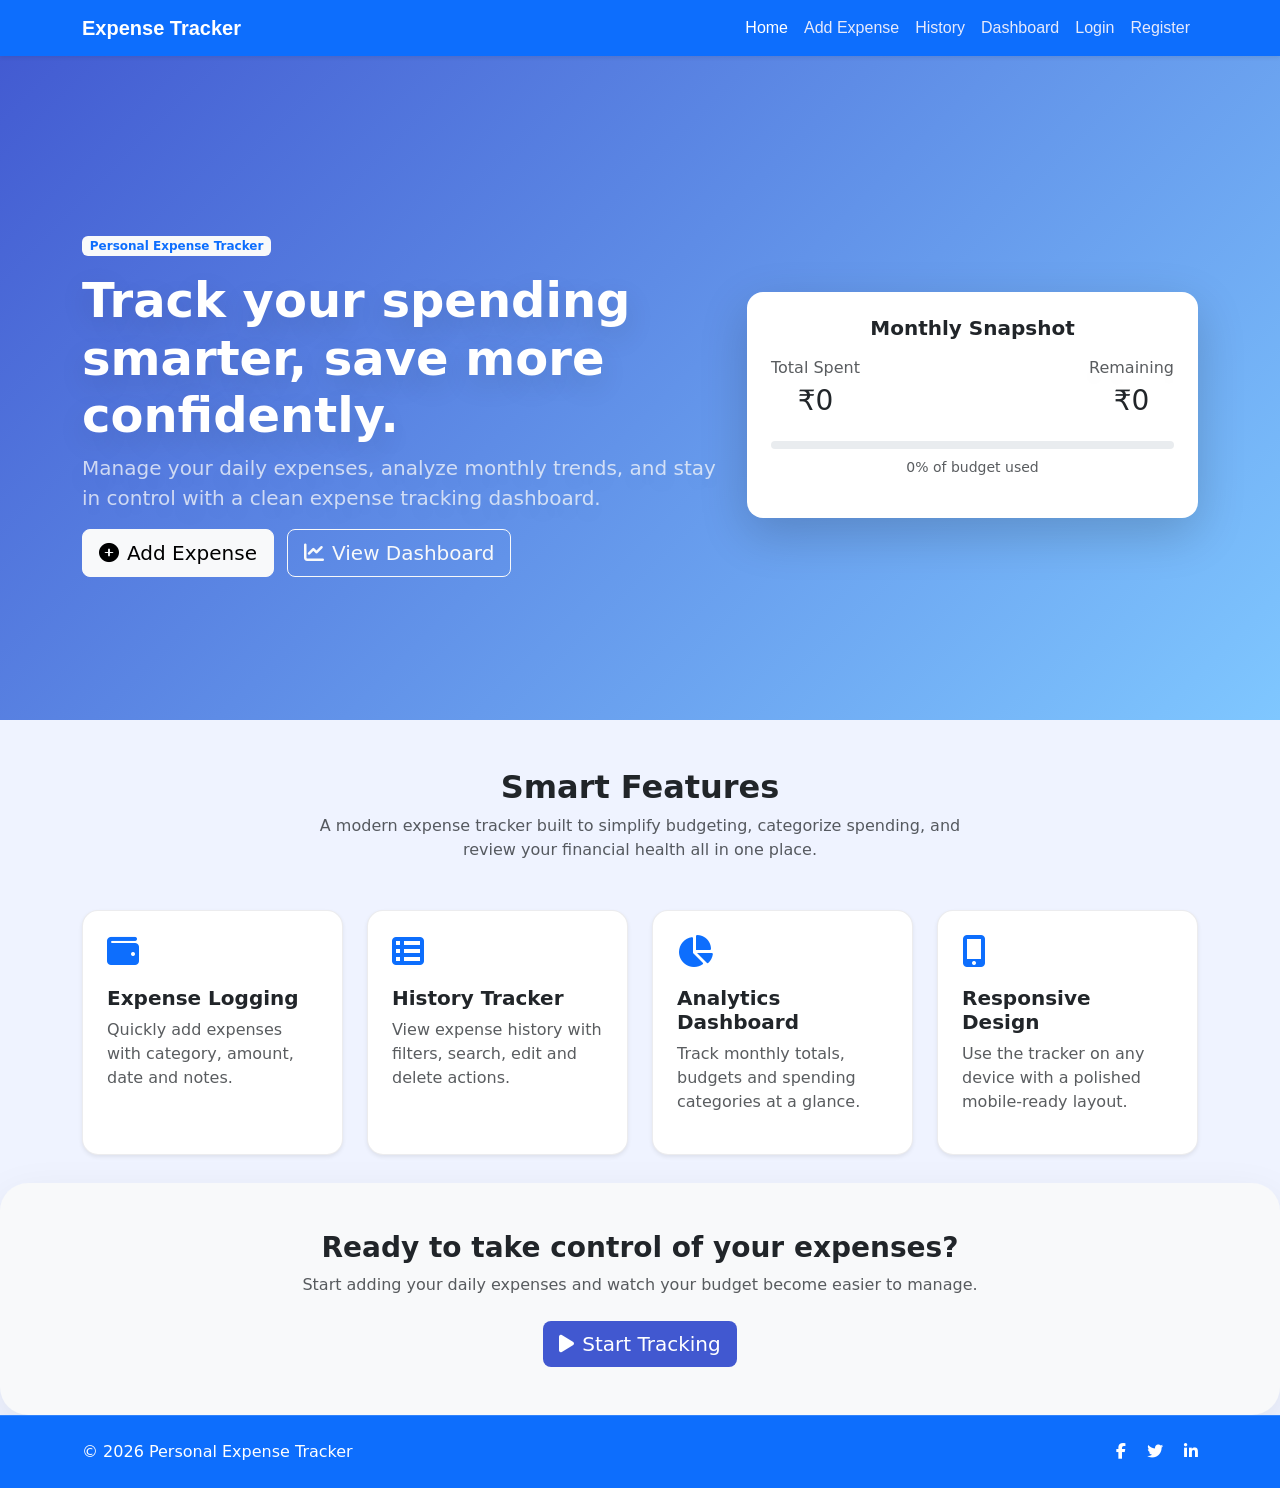
<file: index.html>
<!DOCTYPE html>
<html lang="en">
<head>
    <meta charset="UTF-8">
    <meta name="viewport" content="width=device-width, initial-scale=1.0">
    <title>Personal Expense Tracker</title>
    <link href="https://cdnjs.cloudflare.com/ajax/libs/bootstrap/5.3.2/css/bootstrap.min.css" rel="stylesheet">
    <link href="https://cdnjs.cloudflare.com/ajax/libs/font-awesome/6.5.4/css/all.min.css" rel="stylesheet">
    <link rel="stylesheet" href="css/style.css">
</head>
<body>
    <!-- Navbar -->
    <nav class="navbar navbar-expand-lg navbar-dark bg-primary shadow-sm fixed-top">
        <div class="container">
            <a class="navbar-brand fw-bold" href="index.html">Expense Tracker</a>
            <button class="navbar-toggler" type="button" data-bs-toggle="collapse" data-bs-target="#navbarNav">
                <span class="navbar-toggler-icon"></span>
            </button>
            <div class="collapse navbar-collapse" id="navbarNav">
                <ul class="navbar-nav ms-auto">
                    <li class="nav-item"><a class="nav-link active" href="index.html">Home</a></li>
                    <li class="nav-item"><a class="nav-link" href="add-expense.html">Add Expense</a></li>
                    <li class="nav-item"><a class="nav-link" href="history.html">History</a></li>
                    <li class="nav-item"><a class="nav-link" href="dashboard.html">Dashboard</a></li>
                    <li class="nav-item nav-auth-public"><a class="nav-link" href="login.html">Login</a></li>
                    <li class="nav-item nav-auth-public"><a class="nav-link" href="register.html">Register</a></li>
                    <li class="nav-item nav-auth-private d-none"><a class="nav-link" href="#" onclick="logoutUser()">Logout</a></li>
                </ul>
            </div>
        </div>
    </nav>

    <!-- Hero Section -->
    <header class="hero-section d-flex align-items-center text-white">
        <div class="container py-5">
            <div class="row align-items-center">
                <div class="col-lg-7">
                    <span class="badge bg-light text-primary mb-3">Personal Expense Tracker</span>
                    <h1 class="display-5 fw-bold">Track your spending smarter, save more confidently.</h1>
                    <p class="lead text-light opacity-75">Manage your daily expenses, analyze monthly trends, and stay in control with a clean expense tracking dashboard.</p>
                    <a href="add-expense.html" class="btn btn-light btn-lg me-2"><i class="fa-solid fa-plus-circle me-2"></i>Add Expense</a>
                    <a href="dashboard.html" class="btn btn-outline-light btn-lg"><i class="fa-solid fa-chart-line me-2"></i>View Dashboard</a>
                </div>
                <div class="col-lg-5 text-center mt-4 mt-lg-0">
                    <div class="hero-card p-4 rounded-4 shadow-lg bg-white text-dark">
                        <h5 class="fw-bold">Monthly Snapshot</h5>
                        <div class="d-flex justify-content-between mt-3">
                            <div>
                                <p class="text-muted mb-1">Total Spent</p>
                                <h3 id="homeMonthlySpent">₹0</h3>
                            </div>
                            <div>
                                <p class="text-muted mb-1">Remaining</p>
                                <h3 id="homeRemaining">₹0</h3>
                            </div>
                        </div>
                        <div class="progress mt-3" style="height: 8px;">
                            <div class="progress-bar bg-primary" id="homeProgressBar" style="width: 0%;"></div>
                        </div>
                        <p class="small text-muted mt-2" id="homeProgressText">0% of budget used</p>
                    </div>
                </div>
            </div>
        </div>
    </header>

    <!-- Features Section -->
    <section class="features-section py-5">
        <div class="container">
            <div class="text-center mb-5">
                <h2 class="fw-bold">Smart Features</h2>
                <p class="text-muted mx-auto" style="max-width: 680px;">A modern expense tracker built to simplify budgeting, categorize spending, and review your financial health all in one place.</p>
            </div>
            <div class="row g-4">
                <div class="col-md-6 col-lg-3">
                    <div class="feature-card p-4 rounded-4 shadow-sm h-100 bg-white">
                        <div class="icon-wrap mb-3 text-primary"><i class="fa-solid fa-wallet fa-2x"></i></div>
                        <h5 class="fw-bold">Expense Logging</h5>
                        <p class="text-muted">Quickly add expenses with category, amount, date and notes.</p>
                    </div>
                </div>
                <div class="col-md-6 col-lg-3">
                    <div class="feature-card p-4 rounded-4 shadow-sm h-100 bg-white">
                        <div class="icon-wrap mb-3 text-primary"><i class="fa-solid fa-table-list fa-2x"></i></div>
                        <h5 class="fw-bold">History Tracker</h5>
                        <p class="text-muted">View expense history with filters, search, edit and delete actions.</p>
                    </div>
                </div>
                <div class="col-md-6 col-lg-3">
                    <div class="feature-card p-4 rounded-4 shadow-sm h-100 bg-white">
                        <div class="icon-wrap mb-3 text-primary"><i class="fa-solid fa-chart-pie fa-2x"></i></div>
                        <h5 class="fw-bold">Analytics Dashboard</h5>
                        <p class="text-muted">Track monthly totals, budgets and spending categories at a glance.</p>
                    </div>
                </div>
                <div class="col-md-6 col-lg-3">
                    <div class="feature-card p-4 rounded-4 shadow-sm h-100 bg-white">
                        <div class="icon-wrap mb-3 text-primary"><i class="fa-solid fa-mobile-screen-button fa-2x"></i></div>
                        <h5 class="fw-bold">Responsive Design</h5>
                        <p class="text-muted">Use the tracker on any device with a polished mobile-ready layout.</p>
                    </div>
                </div>
            </div>
        </div>
    </section>

    <!-- Call to Action -->
    <section class="cta-section py-5 bg-light">
        <div class="container text-center">
            <h3 class="fw-bold">Ready to take control of your expenses?</h3>
            <p class="text-muted mb-4">Start adding your daily expenses and watch your budget become easier to manage.</p>
            <a href="add-expense.html" class="btn btn-primary btn-lg"><i class="fa-solid fa-play me-2"></i>Start Tracking</a>
        </div>
    </section>

    <!-- Footer -->
    <footer class="footer py-4 bg-primary text-white">
        <div class="container d-flex flex-column flex-md-row justify-content-between align-items-center">
            <p class="mb-2 mb-md-0">© 2026 Personal Expense Tracker</p>
            <div>
                <a href="#" class="text-white me-3"><i class="fa-brands fa-facebook-f"></i></a>
                <a href="#" class="text-white me-3"><i class="fa-brands fa-twitter"></i></a>
                <a href="#" class="text-white"><i class="fa-brands fa-linkedin-in"></i></a>
            </div>
        </div>
    </footer>

    <script src="https://cdnjs.cloudflare.com/ajax/libs/bootstrap/5.3.2/js/bootstrap.bundle.min.js"></script>
    <script src="js/auth.js"></script>
    <script src="js/script.js"></script>
</body>
</html>
</file>
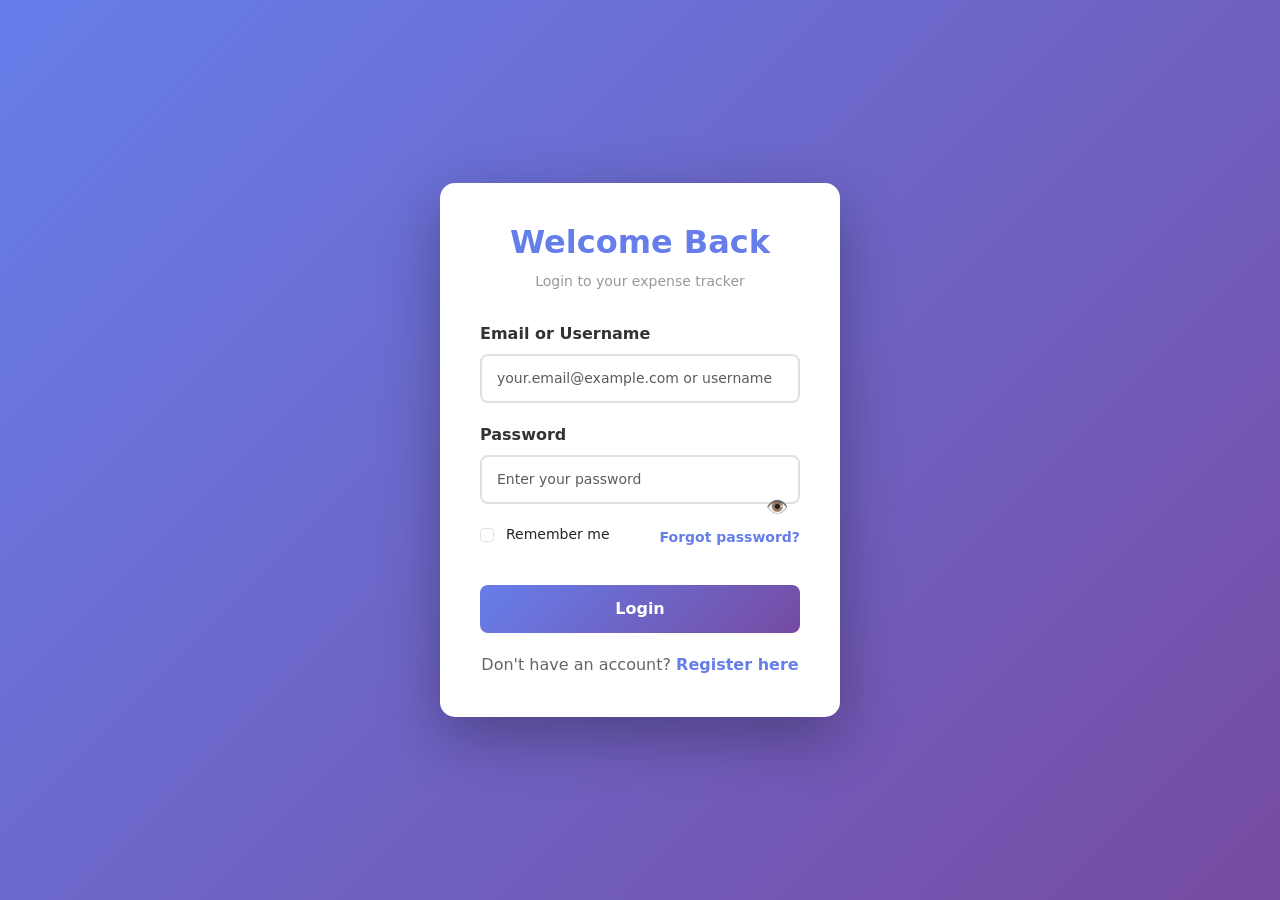
<file: add-expense.html>
<!DOCTYPE html>
<html lang="en">
<head>
    <meta charset="UTF-8">
    <meta name="viewport" content="width=device-width, initial-scale=1.0">
    <title>Add Expense - Personal Expense Tracker</title>
    <link href="https://cdnjs.cloudflare.com/ajax/libs/bootstrap/5.3.2/css/bootstrap.min.css" rel="stylesheet">
    <link href="https://cdnjs.cloudflare.com/ajax/libs/font-awesome/6.5.4/css/all.min.css" rel="stylesheet">
    <link rel="stylesheet" href="css/style.css">
</head>
<body>
    <nav class="navbar navbar-expand-lg navbar-dark bg-primary shadow-sm fixed-top">
        <div class="container">
            <a class="navbar-brand fw-bold" href="index.html">Expense Tracker</a>
            <button class="navbar-toggler" type="button" data-bs-toggle="collapse" data-bs-target="#navbarNav">
                <span class="navbar-toggler-icon"></span>
            </button>
            <div class="collapse navbar-collapse" id="navbarNav">
                <ul class="navbar-nav ms-auto">
                    <li class="nav-item"><a class="nav-link" href="index.html">Home</a></li>
                    <li class="nav-item"><a class="nav-link active" href="add-expense.html">Add Expense</a></li>
                    <li class="nav-item"><a class="nav-link" href="history.html">History</a></li>
                    <li class="nav-item"><a class="nav-link" href="dashboard.html">Dashboard</a></li>
                    <li class="nav-item nav-auth-public"><a class="nav-link" href="login.html">Login</a></li>
                    <li class="nav-item nav-auth-public"><a class="nav-link" href="register.html">Register</a></li>
                    <li class="nav-item nav-auth-private d-none"><a class="nav-link" href="#" onclick="logoutUser()">Logout</a></li>
                </ul>
            </div>
        </div>
    </nav>

    <main class="pt-5 mt-5">
        <section class="section py-5">
            <div class="container">
                <div class="row gx-4 gy-4 align-items-center">
                    <div class="col-lg-6">
                        <div class="p-4 rounded-4 shadow-sm bg-white">
                            <h2 class="fw-bold">Add a new expense</h2>
                            <p class="text-muted">Enter expense details to keep your spending organized and up to date.</p>
                            <form id="expenseForm" class="mt-4 needs-validation" novalidate>
                                <div class="mb-3">
                                    <label for="expenseTitle" class="form-label">Expense Title</label>
                                    <input type="text" class="form-control custom-input" id="expenseTitle" placeholder="e.g. Grocery shopping" required>
                                    <div class="invalid-feedback">Please enter a title for the expense.</div>
                                </div>
                                <div class="mb-3">
                                    <label for="expenseAmount" class="form-label">Amount</label>
                                    <input type="number" min="0" step="0.01" class="form-control custom-input" id="expenseAmount" placeholder="₹0.00" required>
                                    <div class="invalid-feedback">Please enter a valid amount.</div>
                                </div>
                                <div class="mb-3">
                                    <label for="expenseCategory" class="form-label">Category</label>
                                    <select class="form-select custom-input" id="expenseCategory" required>
                                        <option value="">Choose category</option>
                                        <option>Food</option>
                                        <option>Travel</option>
                                        <option>Bills</option>
                                        <option>Shopping</option>
                                        <option>Health</option>
                                        <option>Other</option>
                                    </select>
                                    <div class="invalid-feedback">Please select a category.</div>
                                </div>
                                <div class="mb-3">
                                    <label for="expenseDate" class="form-label">Date</label>
                                    <input type="date" class="form-control custom-input" id="expenseDate" required>
                                    <div class="invalid-feedback">Please choose a date for the expense.</div>
                                </div>
                                <div class="mb-4">
                                    <label for="expenseNotes" class="form-label">Notes</label>
                                    <textarea class="form-control custom-input" id="expenseNotes" rows="4" placeholder="Add extra details..."></textarea>
                                </div>
                                <button type="submit" class="btn btn-primary btn-lg w-100"><i class="fa-solid fa-paper-plane me-2"></i>Submit Expense</button>
                            </form>
                        </div>
                    </div>
                    <div class="col-lg-6">
                        <div class="p-4 rounded-4 shadow-sm bg-white h-100">
                            <h2 class="fw-bold">Quick Expense Summary</h2>
                            <p class="text-muted">Use this form to log your spending immediately and keep your budget tracking accurate.</p>
                            <div class="row g-3 mt-3">
                                <div class="col-6">
                                    <div class="p-3 rounded-4 bg-light">
                                        <p class="text-uppercase small text-muted mb-1">Recent Category</p>
                                        <h4 class="mb-0">Food</h4>
                                    </div>
                                </div>
                                <div class="col-6">
                                    <div class="p-3 rounded-4 bg-light">
                                        <p class="text-uppercase small text-muted mb-1">Fast Entry</p>
                                        <h4 class="mb-0">Choose & save</h4>
                                    </div>
                                </div>
                                <div class="col-6">
                                    <div class="p-3 rounded-4 bg-light">
                                        <p class="text-uppercase small text-muted mb-1">Stay Organized</p>
                                        <h4 class="mb-0">All expenses in one place</h4>
                                    </div>
                                </div>
                                <div class="col-6">
                                    <div class="p-3 rounded-4 bg-light">
                                        <p class="text-uppercase small text-muted mb-1">Responsive</p>
                                        <h4 class="mb-0">Mobile friendly</h4>
                                    </div>
                                </div>
                            </div>
                            <div class="mt-4 p-3 rounded-4 bg-primary text-white">
                                <h5 class="fw-bold">Need help?</h5>
                                <p class="mb-0">Fill in all fields and submit. The tracker will ready your expense history automatically.</p>
                            </div>
                        </div>
                    </div>
                </div>
            </div>
        </section>
    </main>

    <footer class="footer py-4 bg-primary text-white mt-4">
        <div class="container d-flex flex-column flex-md-row justify-content-between align-items-center">
            <p class="mb-2 mb-md-0">© 2026 Personal Expense Tracker</p>
            <div>
                <a href="#" class="text-white me-3"><i class="fa-brands fa-facebook-f"></i></a>
                <a href="#" class="text-white me-3"><i class="fa-brands fa-twitter"></i></a>
                <a href="#" class="text-white"><i class="fa-brands fa-linkedin-in"></i></a>
            </div>
        </div>
    </footer>

    <script src="https://cdnjs.cloudflare.com/ajax/libs/bootstrap/5.3.2/js/bootstrap.bundle.min.js"></script>
    <script src="js/auth.js"></script>
    <script src="js/script.js"></script>
</body>
</html>
</file>
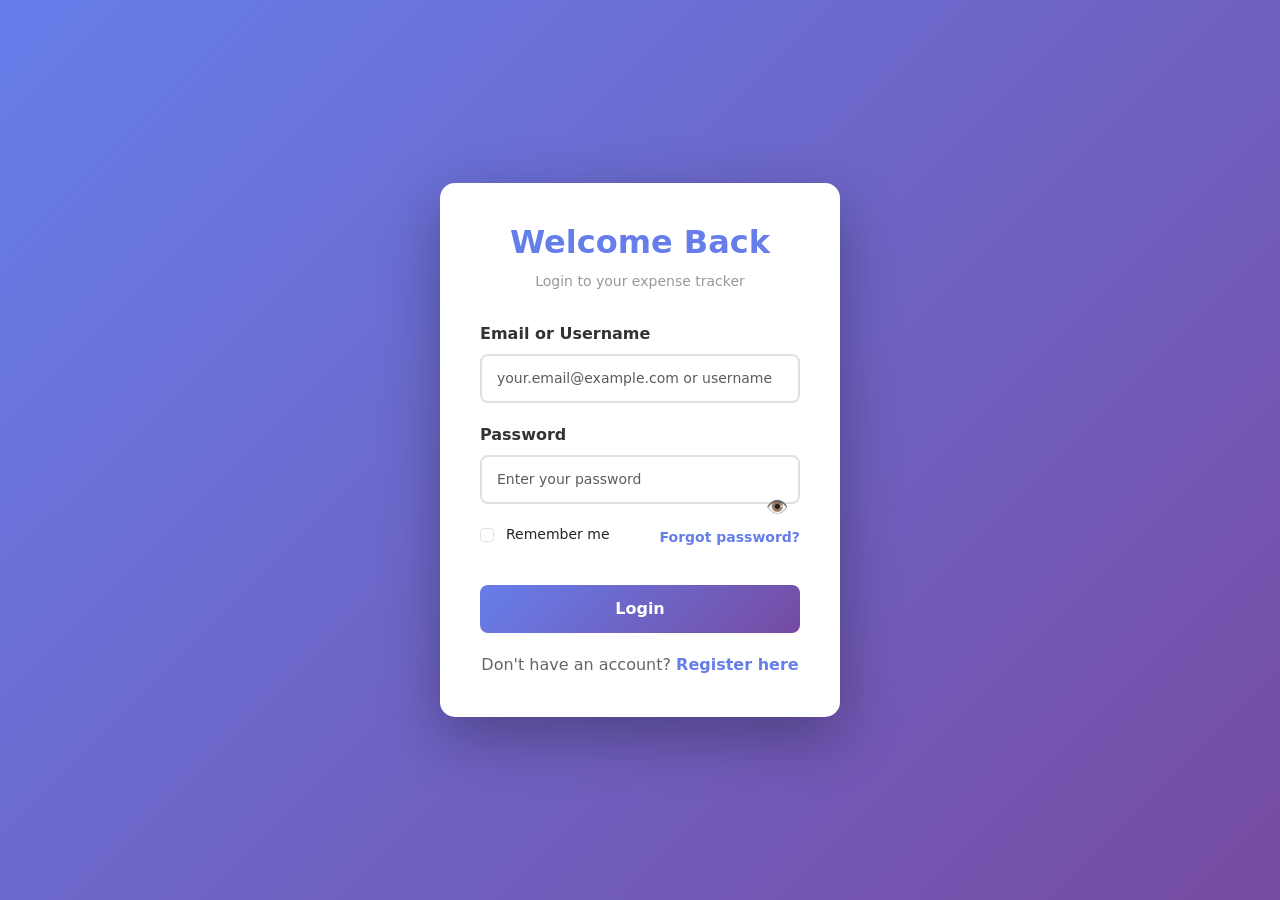
<file: dashboard.html>
<!DOCTYPE html>
<html lang="en">
<head>
    <meta charset="UTF-8">
    <meta name="viewport" content="width=device-width, initial-scale=1.0">
    <title>Dashboard - Personal Expense Tracker</title>
    <link href="https://cdnjs.cloudflare.com/ajax/libs/bootstrap/5.3.2/css/bootstrap.min.css" rel="stylesheet">
    <link href="https://cdnjs.cloudflare.com/ajax/libs/font-awesome/6.5.4/css/all.min.css" rel="stylesheet">
    <link rel="stylesheet" href="css/style.css">
</head>
<body>
    <div class="d-lg-flex min-vh-100 bg-light">
        <aside class="dashboard-sidebar bg-white p-4 shadow-sm d-none d-lg-block" style="width: 280px;">
            <div class="mb-5 text-center">
                <h4 class="fw-bold">Expense Dashboard</h4>
                <p class="text-muted mb-0">Analytics & budget overview</p>
            </div>
            <nav class="nav flex-column gap-3">
                <a class="nav-link text-dark fw-semibold" href="index.html"><i class="fa-solid fa-house me-2"></i>Home</a>
                <a class="nav-link text-dark fw-semibold" href="add-expense.html"><i class="fa-solid fa-plus me-2"></i>Add Expense</a>
                <a class="nav-link text-dark fw-semibold" href="history.html"><i class="fa-solid fa-clock-rotate-left me-2"></i>History</a>
                <a class="nav-link text-dark fw-semibold active" href="dashboard.html"><i class="fa-solid fa-chart-pie me-2"></i>Dashboard</a>
                <a class="nav-link nav-auth-public text-dark fw-semibold d-none" href="login.html"><i class="fa-solid fa-right-to-bracket me-2"></i>Login</a>
                <a class="nav-link nav-auth-public text-dark fw-semibold d-none" href="register.html"><i class="fa-solid fa-user-plus me-2"></i>Register</a>
                <a class="nav-link nav-auth-private text-dark fw-semibold d-none" href="#" onclick="logoutUser()"><i class="fa-solid fa-right-from-bracket me-2"></i>Logout</a>
            </nav>
        </aside>

        <main class="flex-grow-1">
            <nav class="navbar navbar-expand-lg navbar-dark bg-primary shadow-sm d-lg-none">
                <div class="container-fluid">
                    <a class="navbar-brand fw-bold" href="dashboard.html">Dashboard</a>
                    <button class="navbar-toggler" type="button" data-bs-toggle="collapse" data-bs-target="#mobileNav">
                        <span class="navbar-toggler-icon"></span>
                    </button>
                    <div class="collapse navbar-collapse" id="mobileNav">
                        <ul class="navbar-nav ms-auto">
                            <li class="nav-item"><a class="nav-link" href="index.html">Home</a></li>
                            <li class="nav-item"><a class="nav-link" href="add-expense.html">Add Expense</a></li>
                            <li class="nav-item"><a class="nav-link" href="history.html">History</a></li>
                            <li class="nav-item"><a class="nav-link active" href="dashboard.html">Dashboard</a></li>
                            <li class="nav-item nav-auth-public"><a class="nav-link" href="login.html">Login</a></li>
                            <li class="nav-item nav-auth-public"><a class="nav-link" href="register.html">Register</a></li>
                            <li class="nav-item nav-auth-private d-none"><a class="nav-link" href="#" onclick="logoutUser()">Logout</a></li>
                        </ul>
                    </div>
                </div>
            </nav>

            <section class="section py-5">
                <div class="container-fluid px-4">
                    <div class="d-flex flex-column flex-md-row justify-content-between align-items-start gap-3 mb-4">
                        <div>
                            <h2 class="fw-bold">Dashboard Analytics</h2>
                            <p class="text-muted">Monitor total spend, monthly performance, budget usage, and category trends.</p>
                        </div>
                        <div class="btn-group">
                            <button class="btn btn-outline-primary">This Month</button>
                            <button class="btn btn-outline-primary">Last 30 Days</button>
                        </div>
                    </div>

                    <div class="row g-4">
                        <div class="col-sm-6 col-xl-3">
                            <div class="dashboard-card p-4 shadow-sm h-100 bg-white">
                                <div class="d-flex align-items-center justify-content-between mb-3">
                                    <div>
                                        <h6 class="text-uppercase text-muted mb-2">Total Expenses</h6>
                                        <h3 class="fw-bold" id="totalExpensesValue">₹0</h3>
                                    </div>
                                    <span class="badge bg-primary rounded-pill p-2"><i class="fa-solid fa-wallet"></i></span>
                                </div>
                                <p class="text-muted mb-0">Total spending tracked so far.</p>
                            </div>
                        </div>
                        <div class="col-sm-6 col-xl-3">
                            <div class="dashboard-card p-4 shadow-sm h-100 bg-white">
                                <div class="d-flex align-items-center justify-content-between mb-3">
                                    <div>
                                        <h6 class="text-uppercase text-muted mb-2">Monthly Expense</h6>
                                        <h3 class="fw-bold" id="monthlyExpenseValue">₹0</h3>
                                    </div>
                                    <span class="badge bg-success rounded-pill p-2"><i class="fa-solid fa-calendar-days"></i></span>
                                </div>
                                <p class="text-muted mb-0">This month’s expense total.</p>
                            </div>
                        </div>
                        <div class="col-sm-6 col-xl-3">
                            <div class="dashboard-card p-4 shadow-sm h-100 bg-white">
                                <div class="d-flex align-items-center justify-content-between mb-3">
                                    <div>
                                        <h6 class="text-uppercase text-muted mb-2">Monthly Budget</h6>
                                        <h3 class="fw-bold" id="budgetValueDisplay">₹0</h3>
                                    </div>
                                    <span class="badge bg-dark rounded-pill p-2"><i class="fa-solid fa-sack-dollar"></i></span>
                                </div>
                                <div class="input-group mt-3">
                                    <span class="input-group-text bg-light">₹</span>
                                    <input type="number" min="0" class="form-control custom-input" id="monthlyBudgetInput" placeholder="Set budget">
                                    <button class="btn btn-primary" id="saveBudgetBtn">Save</button>
                                </div>
                                <p class="text-muted small mt-3">Set your budget to track how much remains as expenses grow.</p>
                            </div>
                        </div>
                        <div class="col-sm-6 col-xl-3">
                            <div class="dashboard-card p-4 shadow-sm h-100 bg-white">
                                <div class="d-flex align-items-center justify-content-between mb-3">
                                    <div>
                                        <h6 class="text-uppercase text-muted mb-2">Remaining Budget</h6>
                                        <h3 class="fw-bold" id="remainingBudgetValue">₹0</h3>
                                    </div>
                                    <span class="badge bg-info rounded-pill p-2"><i class="fa-solid fa-hand-holding-dollar"></i></span>
                                </div>
                                <p class="text-muted mb-0">Budget left for the current month.</p>
                            </div>
                        </div>
                    </div>

                    <div class="row g-4 mt-3">
                        <div class="col-lg-6">
                            <div class="dashboard-card p-4 shadow-sm bg-white">
                                <div class="d-flex align-items-center justify-content-between mb-4">
                                    <div>
                                        <h5 class="fw-bold mb-1">Expense Breakdown</h5>
                                        <p class="text-muted mb-0">View the category distribution.</p>
                                    </div>
                                    <span class="badge bg-primary rounded-pill py-2 px-3">Pie chart</span>
                                </div>
                                <div class="chart-placeholder">
                                    <div class="text-center">
                                        <i class="fa-solid fa-chart-pie fa-2x mb-3"></i>
                                        <p class="mb-0">Pie Chart Placeholder</p>
                                    </div>
                                </div>
                            </div>
                        </div>
                        <div class="col-lg-6">
                            <div class="dashboard-card p-4 shadow-sm bg-white">
                                <div class="d-flex align-items-center justify-content-between mb-4">
                                    <div>
                                        <h5 class="fw-bold mb-1">Monthly Trends</h5>
                                        <p class="text-muted mb-0">Compare expense totals across weeks.</p>
                                    </div>
                                    <span class="badge bg-success rounded-pill py-2 px-3">Bar chart</span>
                                </div>
                                <div class="chart-placeholder">
                                    <div class="text-center">
                                        <i class="fa-solid fa-chart-column fa-2x mb-3"></i>
                                        <p class="mb-0">Bar Chart Placeholder</p>
                                    </div>
                                </div>
                            </div>
                        </div>
                    </div>

                    <div class="row g-4 mt-3">
                        <div class="col-lg-4">
                            <div class="dashboard-card p-4 bg-white shadow-sm">
                                <h6 class="text-uppercase text-muted mb-3">Budget Status</h6>
                                <div class="progress mb-3" style="height: 10px;">
                                    <div class="progress-bar bg-primary" id="budgetProgressBar" style="width: 0%;"></div>
                                </div>
                                <p class="mb-0 text-muted" id="budgetStatusText">No budget set yet.</p>
                            </div>
                        </div>
                        <div class="col-lg-4">
                            <div class="dashboard-card p-4 bg-white shadow-sm">
                                <h6 class="text-uppercase text-muted mb-3">Top Expense Category</h6>
                                <p class="fw-bold mb-1" id="topCategoryName">—</p>
                                <p class="text-muted mb-0" id="topCategoryAmount">No expenses recorded.</p>
                            </div>
                        </div>
                        <div class="col-lg-4">
                            <div class="dashboard-card p-4 bg-white shadow-sm">
                                <h6 class="text-uppercase text-muted mb-3">Quick Stats</h6>
                                <ul class="list-unstyled mb-0">
                                    <li class="mb-2"><span class="d-block fw-semibold">Expenses This Month</span><small class="text-muted" id="statsExpensesCount">0 transactions</small></li>
                                    <li><span class="d-block fw-semibold">Avg. Transaction</span><small class="text-muted" id="statsAvgAmount">₹0</small></li>
                                </ul>
                            </div>
                        </div>
                    </div>
                </div>
            </section>
        </main>
    </div>

    <footer class="footer py-4 bg-primary text-white">
        <div class="container d-flex flex-column flex-md-row justify-content-between align-items-center">
            <p class="mb-2 mb-md-0">© 2026 Personal Expense Tracker</p>
            <div>
                <a href="#" class="text-white me-3"><i class="fa-brands fa-facebook-f"></i></a>
                <a href="#" class="text-white me-3"><i class="fa-brands fa-twitter"></i></a>
                <a href="#" class="text-white"><i class="fa-brands fa-linkedin-in"></i></a>
            </div>
        </div>
    </footer>

    <script src="https://cdnjs.cloudflare.com/ajax/libs/bootstrap/5.3.2/js/bootstrap.bundle.min.js"></script>
    <script src="js/auth.js"></script>
    <script src="js/script.js"></script>
</body>
</html>
</file>
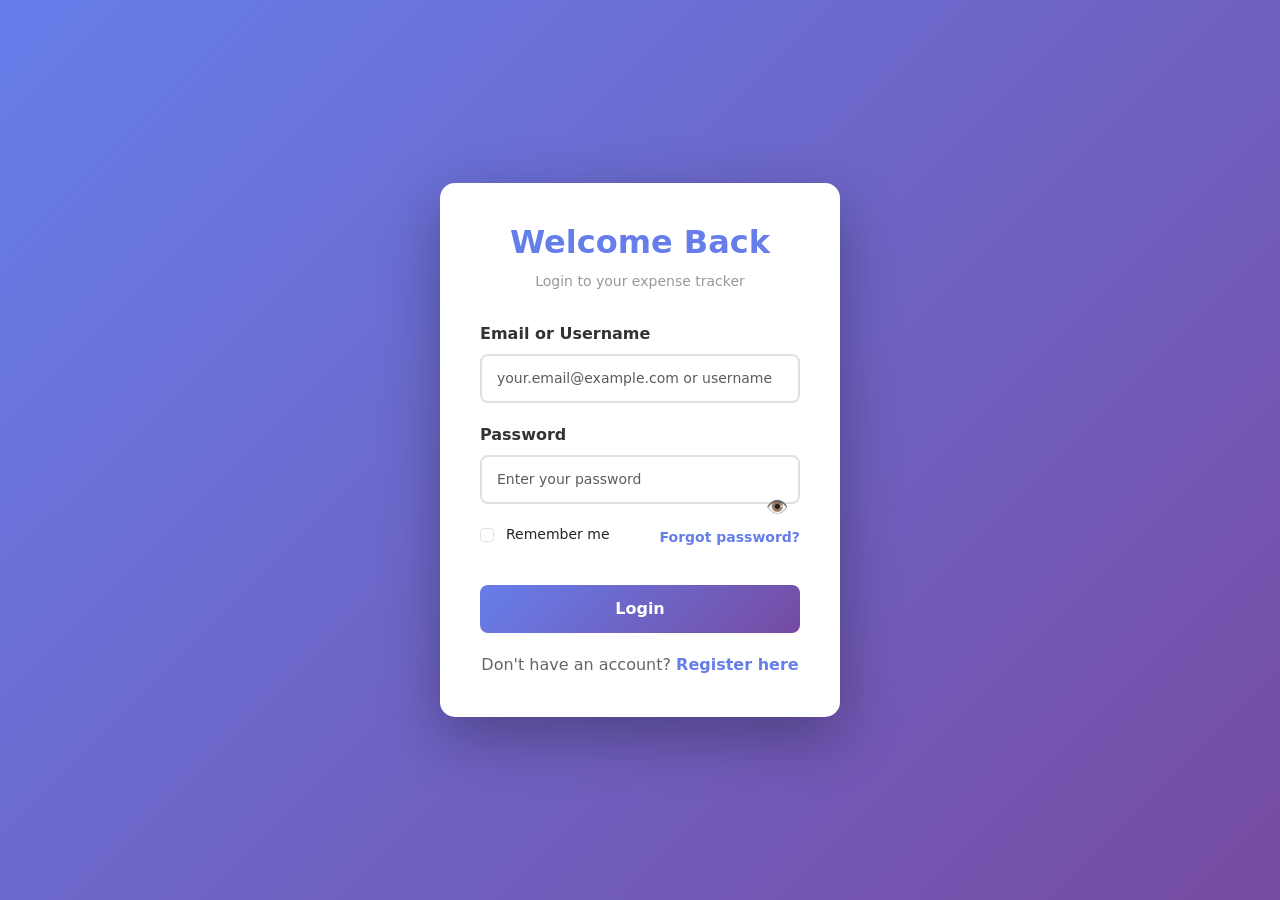
<file: history.html>
<!DOCTYPE html>
<html lang="en">
<head>
    <meta charset="UTF-8">
    <meta name="viewport" content="width=device-width, initial-scale=1.0">
    <title>Expense History - Personal Expense Tracker</title>
    <link href="https://cdnjs.cloudflare.com/ajax/libs/bootstrap/5.3.2/css/bootstrap.min.css" rel="stylesheet">
    <link href="https://cdnjs.cloudflare.com/ajax/libs/font-awesome/6.5.4/css/all.min.css" rel="stylesheet">
    <link rel="stylesheet" href="css/style.css">
</head>
<body>
    <nav class="navbar navbar-expand-lg navbar-dark bg-primary shadow-sm fixed-top">
        <div class="container">
            <a class="navbar-brand fw-bold" href="index.html">Expense Tracker</a>
            <button class="navbar-toggler" type="button" data-bs-toggle="collapse" data-bs-target="#navbarNav">
                <span class="navbar-toggler-icon"></span>
            </button>
            <div class="collapse navbar-collapse" id="navbarNav">
                <ul class="navbar-nav ms-auto">
                    <li class="nav-item"><a class="nav-link" href="index.html">Home</a></li>
                    <li class="nav-item"><a class="nav-link" href="add-expense.html">Add Expense</a></li>
                    <li class="nav-item"><a class="nav-link active" href="history.html">History</a></li>
                    <li class="nav-item"><a class="nav-link" href="dashboard.html">Dashboard</a></li>
                    <li class="nav-item nav-auth-public"><a class="nav-link" href="login.html">Login</a></li>
                    <li class="nav-item nav-auth-public"><a class="nav-link" href="register.html">Register</a></li>
                    <li class="nav-item nav-auth-private d-none"><a class="nav-link" href="#" onclick="logoutUser()">Logout</a></li>
                </ul>
            </div>
        </div>
    </nav>

    <main class="pt-5 mt-5">
        <section class="section py-5">
            <div class="container">
                <div class="d-flex flex-column flex-md-row justify-content-between align-items-start gap-3 mb-4">
                    <div>
                        <h2 class="fw-bold">Expense History</h2>
                        <p class="text-muted">Search, filter, and manage your recorded expense entries.</p>
                    </div>
                    <a href="add-expense.html" class="btn btn-primary btn-lg"><i class="fa-solid fa-plus me-2"></i>Add New Expense</a>
                </div>

                <div class="row g-4 mb-4">
                    <div class="col-md-4">
                        <div class="p-4 rounded-4 shadow-sm bg-white">
                            <h6 class="text-uppercase text-muted mb-3">Search</h6>
                            <div class="input-group">
                                <span class="input-group-text bg-light"><i class="fa-solid fa-magnifying-glass"></i></span>
                                <input id="historySearch" type="text" class="form-control custom-input" placeholder="Search by title or notes...">
                            </div>
                        </div>
                    </div>
                    <div class="col-md-4">
                        <div class="p-4 rounded-4 shadow-sm bg-white">
                            <h6 class="text-uppercase text-muted mb-3">Filter by category</h6>
                            <select id="categoryFilter" class="form-select custom-input">
                                <option value="">All Categories</option>
                                <option>Food</option>
                                <option>Travel</option>
                                <option>Bills</option>
                                <option>Shopping</option>
                                <option>Health</option>
                                <option>Other</option>
                            </select>
                        </div>
                    </div>
                    <div class="col-md-4">
                        <div class="p-4 rounded-4 shadow-sm bg-white">
                            <h6 class="text-uppercase text-muted mb-3">Filter by month</h6>
                            <select id="monthFilter" class="form-select custom-input">
                                <option value="">All Months</option>
                                <option>April 2026</option>
                                <option>March 2026</option>
                                <option>February 2026</option>
                                <option>January 2026</option>
                            </select>
                        </div>
                    </div>
                </div>

                <div class="table-responsive shadow-sm rounded-4 bg-white overflow-hidden">
                    <table id="historyTable" class="table table-hover align-middle mb-0">
                        <thead class="table-light">
                            <tr>
                                <th scope="col">Title</th>
                                <th scope="col">Category</th>
                                <th scope="col">Amount</th>
                                <th scope="col">Date</th>
                                <th scope="col">Notes</th>
                                <th scope="col" class="text-end">Actions</th>
                            </tr>
                        </thead>
                        <tbody>
                            <tr data-title="Grocery shopping" data-category="Food" data-date="2026-04-02">
                                <td>Grocery shopping</td>
                                <td>Food</td>
                                <td>₹1,250</td>
                                <td>April 2, 2026</td>
                                <td>Weekly groceries and snacks</td>
                                <td class="text-end">
                                    <button class="btn btn-sm btn-outline-secondary btn-edit-expense me-2"><i class="fa-solid fa-pen"></i></button>
                                    <button class="btn btn-sm btn-outline-danger btn-delete-expense"><i class="fa-solid fa-trash"></i></button>
                                </td>
                            </tr>
                            <tr data-title="Monthly subscription" data-category="Bills" data-date="2026-04-05">
                                <td>Monthly subscription</td>
                                <td>Bills</td>
                                <td>₹499</td>
                                <td>April 5, 2026</td>
                                <td>Streaming and cloud services</td>
                                <td class="text-end">
                                    <button class="btn btn-sm btn-outline-secondary btn-edit-expense me-2"><i class="fa-solid fa-pen"></i></button>
                                    <button class="btn btn-sm btn-outline-danger btn-delete-expense"><i class="fa-solid fa-trash"></i></button>
                                </td>
                            </tr>
                            <tr data-title="Fuel refill" data-category="Travel" data-date="2026-03-28">
                                <td>Fuel refill</td>
                                <td>Travel</td>
                                <td>₹1,120</td>
                                <td>March 28, 2026</td>
                                <td>Car fuel for weekly commute</td>
                                <td class="text-end">
                                    <button class="btn btn-sm btn-outline-secondary btn-edit-expense me-2"><i class="fa-solid fa-pen"></i></button>
                                    <button class="btn btn-sm btn-outline-danger btn-delete-expense"><i class="fa-solid fa-trash"></i></button>
                                </td>
                            </tr>
                            <tr data-title="Dinner party" data-category="Food" data-date="2026-03-15">
                                <td>Dinner party</td>
                                <td>Food</td>
                                <td>₹1,780</td>
                                <td>March 15, 2026</td>
                                <td>Friends gathering at restaurant</td>
                                <td class="text-end">
                                    <button class="btn btn-sm btn-outline-secondary btn-edit-expense me-2"><i class="fa-solid fa-pen"></i></button>
                                    <button class="btn btn-sm btn-outline-danger btn-delete-expense"><i class="fa-solid fa-trash"></i></button>
                                </td>
                            </tr>
                            <tr data-title="New shoes" data-category="Shopping" data-date="2026-02-20">
                                <td>New shoes</td>
                                <td>Shopping</td>
                                <td>₹2,299</td>
                                <td>February 20, 2026</td>
                                <td>Running shoes purchase</td>
                                <td class="text-end">
                                    <button class="btn btn-sm btn-outline-secondary btn-edit-expense me-2"><i class="fa-solid fa-pen"></i></button>
                                    <button class="btn btn-sm btn-outline-danger btn-delete-expense"><i class="fa-solid fa-trash"></i></button>
                                </td>
                            </tr>
                            <tr data-title="Doctor consultation" data-category="Health" data-date="2026-02-12">
                                <td>Doctor consultation</td>
                                <td>Health</td>
                                <td>₹650</td>
                                <td>February 12, 2026</td>
                                <td>General health checkup</td>
                                <td class="text-end">
                                    <button class="btn btn-sm btn-outline-secondary btn-edit-expense me-2"><i class="fa-solid fa-pen"></i></button>
                                    <button class="btn btn-sm btn-outline-danger btn-delete-expense"><i class="fa-solid fa-trash"></i></button>
                                </td>
                            </tr>
                            <tr data-title="Electricity bill" data-category="Bills" data-date="2026-01-25">
                                <td>Electricity bill</td>
                                <td>Bills</td>
                                <td>₹1,980</td>
                                <td>January 25, 2026</td>
                                <td>Monthly electricity payment</td>
                                <td class="text-end">
                                    <button class="btn btn-sm btn-outline-secondary btn-edit-expense me-2"><i class="fa-solid fa-pen"></i></button>
                                    <button class="btn btn-sm btn-outline-danger btn-delete-expense"><i class="fa-solid fa-trash"></i></button>
                                </td>
                            </tr>
                        </tbody>
                    </table>
                </div>

                <div id="paginationContainer" class="mt-4"></div>
            </div>
        </section>
    </main>

    <footer class="footer py-4 bg-primary text-white mt-4">
        <div class="container d-flex flex-column flex-md-row justify-content-between align-items-center">
            <p class="mb-2 mb-md-0">© 2026 Personal Expense Tracker</p>
            <div>
                <a href="#" class="text-white me-3"><i class="fa-brands fa-facebook-f"></i></a>
                <a href="#" class="text-white me-3"><i class="fa-brands fa-twitter"></i></a>
                <a href="#" class="text-white"><i class="fa-brands fa-linkedin-in"></i></a>
            </div>
        </div>
    </footer>

    <script src="https://cdnjs.cloudflare.com/ajax/libs/bootstrap/5.3.2/js/bootstrap.bundle.min.js"></script>
    <script src="js/auth.js"></script>
    <script src="js/script.js"></script>
</body>
</html>
</file>
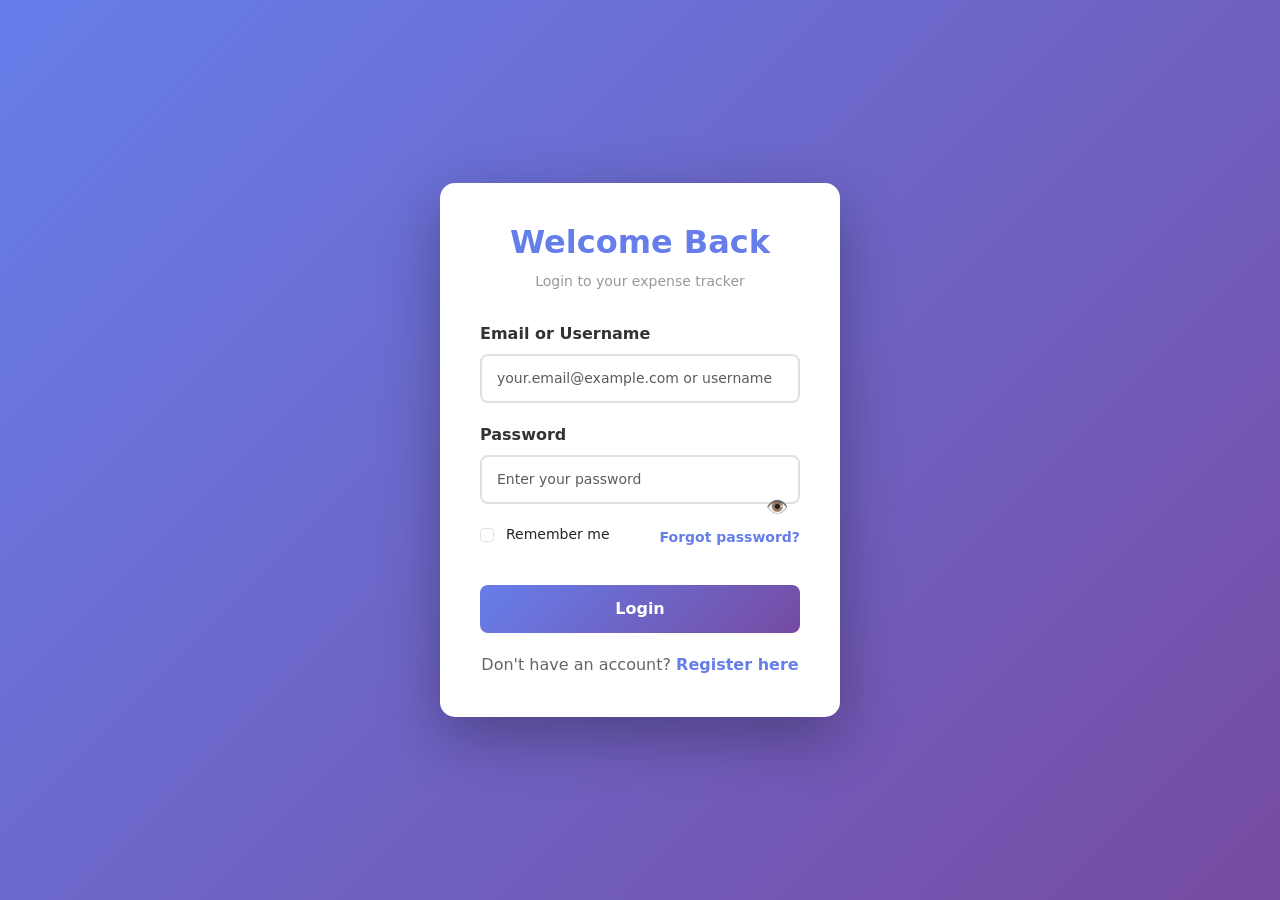
<file: login.html>
<!DOCTYPE html>
<html lang="en">
<head>
    <meta charset="UTF-8">
    <meta name="viewport" content="width=device-width, initial-scale=1.0">
    <title>Login - Personal Expense Tracker</title>
    <link href="https://cdnjs.cloudflare.com/ajax/libs/bootstrap/5.3.2/css/bootstrap.min.css" rel="stylesheet">
    <link href="css/style.css" rel="stylesheet">
    <style>
        .auth-container {
            min-height: 100vh;
            display: flex;
            align-items: center;
            justify-content: center;
            background: linear-gradient(135deg, #667eea 0%, #764ba2 100%);
            padding: 20px;
        }

        .auth-card {
            background: white;
            border-radius: 15px;
            box-shadow: 0 20px 60px rgba(0, 0, 0, 0.3);
            padding: 40px;
            max-width: 400px;
            width: 100%;
        }

        .auth-card h2 {
            color: #667eea;
            margin-bottom: 10px;
            text-align: center;
            font-weight: 700;
        }

        .auth-card .subtitle {
            text-align: center;
            color: #999;
            margin-bottom: 30px;
            font-size: 14px;
        }

        .form-group {
            margin-bottom: 20px;
        }

        .form-group label {
            color: #333;
            font-weight: 600;
            margin-bottom: 8px;
        }

        .form-control {
            border: 2px solid #e0e0e0;
            border-radius: 8px;
            padding: 12px 15px;
            font-size: 14px;
            transition: all 0.3s;
        }

        .form-control:focus {
            border-color: #667eea;
            box-shadow: 0 0 0 0.2rem rgba(102, 126, 234, 0.25);
            outline: none;
        }

        .password-wrapper {
            position: relative;
        }

        .toggle-password {
            position: absolute;
            right: 12px;
            top: 38px;
            cursor: pointer;
            color: #667eea;
            font-size: 18px;
        }

        .remember-forgot {
            display: flex;
            justify-content: space-between;
            align-items: center;
            margin: 15px 0;
            font-size: 14px;
        }

        .form-check-label {
            margin-left: 5px;
            cursor: pointer;
        }

        .forgot-password {
            color: #667eea;
            text-decoration: none;
            font-weight: 600;
        }

        .forgot-password:hover {
            text-decoration: underline;
        }

        .btn-login {
            background: linear-gradient(135deg, #667eea 0%, #764ba2 100%);
            border: none;
            color: white;
            font-weight: 600;
            padding: 12px;
            border-radius: 8px;
            width: 100%;
            margin-top: 20px;
            transition: transform 0.2s;
        }

        .btn-login:hover {
            transform: translateY(-2px);
            color: white;
        }

        .btn-login:disabled {
            opacity: 0.6;
            cursor: not-allowed;
        }

        .auth-link {
            text-align: center;
            margin-top: 20px;
            color: #666;
        }

        .auth-link a {
            color: #667eea;
            text-decoration: none;
            font-weight: 600;
        }

        .auth-link a:hover {
            text-decoration: underline;
        }

        .alert {
            border-radius: 8px;
            border: none;
            margin-bottom: 20px;
        }

        .spinner {
            display: none;
            width: 16px;
            height: 16px;
            border: 2px solid rgba(255, 255, 255, 0.3);
            border-radius: 50%;
            border-top-color: white;
            animation: spin 0.6s linear infinite;
            margin-right: 8px;
        }

        @keyframes spin {
            to { transform: rotate(360deg); }
        }

        .attempt-warning {
            font-size: 12px;
            color: #e74c3c;
            margin-top: 5px;
            display: none;
        }

        .demo-credentials {
            background: #f8f9fa;
            padding: 15px;
            border-radius: 8px;
            margin-bottom: 20px;
            font-size: 12px;
            border-left: 4px solid #667eea;
        }

        .demo-credentials strong {
            color: #667eea;
        }
    </style>
</head>
<body>
    <div class="auth-container">
        <div class="auth-card">
            <h2>Welcome Back</h2>
            <p class="subtitle">Login to your expense tracker</p>

            <div id="successMessage" class="alert alert-success d-none" role="alert"></div>
            <div id="errorMessage" class="alert alert-danger d-none" role="alert"></div>

            <form id="loginForm" novalidate>
                <div class="form-group">
                    <label for="emailUsername">Email or Username</label>
                    <input type="text" class="form-control" id="emailUsername" name="emailUsername" 
                           placeholder="your.email@example.com or username" required>
                </div>

                <div class="form-group">
                    <label for="password">Password</label>
                    <div class="password-wrapper">
                        <input type="password" class="form-control" id="password" name="password" 
                               placeholder="Enter your password" required>
                        <span class="toggle-password" onclick="togglePassword()">👁️</span>
                    </div>
                </div>

                <div class="remember-forgot">
                    <div class="form-check">
                        <input type="checkbox" class="form-check-input" id="rememberMe" name="rememberMe">
                        <label class="form-check-label" for="rememberMe">
                            Remember me
                        </label>
                    </div>
                    <a href="#" class="forgot-password" onclick="alert('Forgot password feature coming soon!')">Forgot password?</a>
                </div>

                <div class="attempt-warning" id="attemptWarning"></div>

                <button type="submit" class="btn btn-login" id="loginBtn">
                    <span class="spinner" id="spinner"></span>
                    Login
                </button>
            </form>

            <div class="auth-link">
                Don't have an account? <a href="register.html">Register here</a>
            </div>
        </div>
    </div>

    <script src="https://cdnjs.cloudflare.com/ajax/libs/bootstrap/5.3.2/js/bootstrap.bundle.min.js"></script>
    <script src="js/auth.js"></script>
    <script>
        function togglePassword() {
            const passwordInput = document.getElementById('password');
            const toggleBtn = document.querySelector('.toggle-password');

            if (passwordInput.type === 'password') {
                passwordInput.type = 'text';
                toggleBtn.textContent = '🙈';
            } else {
                passwordInput.type = 'password';
                toggleBtn.textContent = '👁️';
            }
        }

        document.getElementById('loginForm').addEventListener('submit', async (e) => {
            e.preventDefault();

            const email = document.getElementById('emailUsername').value.trim();
            const password = document.getElementById('password').value;
            const rememberMe = document.getElementById('rememberMe').checked;

            // Clear messages
            document.getElementById('errorMessage').classList.add('d-none');
            document.getElementById('successMessage').classList.add('d-none');

            if (!email || !password) {
                showError('Please fill in all fields');
                return;
            }

            await loginUser(email, password, rememberMe);
        });

        function showError(message) {
            const errorDiv = document.getElementById('errorMessage');
            errorDiv.textContent = message;
            errorDiv.classList.remove('d-none');
        }

        function showSuccess(message) {
            const successDiv = document.getElementById('successMessage');
            successDiv.textContent = message;
            successDiv.classList.remove('d-none');
        }

        async function loginUser(email, password, rememberMe) {
            const loginBtn = document.getElementById('loginBtn');
            const spinner = document.getElementById('spinner');

            loginBtn.disabled = true;
            spinner.style.display = 'inline-block';

            try {
                const response = await fetch('https://expense-tracker-backend-fzm1.onrender.com/api/auth/login', {
                    method: 'POST',
                    headers: {
                        'Content-Type': 'application/json'
                    },
                    body: JSON.stringify({
                        email,
                        password
                    })
                });

                const data = await response.json();

                if (data.success) {
                    showSuccess('✓ Login successful! Redirecting...');
                    
                    // Store token
                    if (rememberMe) {
                        localStorage.setItem('token', data.token);
                        localStorage.setItem('rememberMe', 'true');
                    } else {
                        sessionStorage.setItem('token', data.token);
                        localStorage.removeItem('rememberMe');
                    }

                    // Store user info
                    localStorage.setItem('user', JSON.stringify(data.user));
                    
                    // Redirect after 1.5 seconds
                    setTimeout(() => {
                        window.location.href = 'index.html';
                    }, 1500);
                } else {
                    showError(data.message || 'Login failed');
                    
                    // Show attempt warning if provided
                    if (data.attemptsRemaining !== undefined) {
                        const warning = document.getElementById('attemptWarning');
                        warning.textContent = `⚠️ ${data.attemptsRemaining} attempts remaining before account lockout`;
                        warning.style.display = 'block';
                    }
                }
            } catch (error) {
                showError('Error: ' + error.message);
            } finally {
                loginBtn.disabled = false;
                spinner.style.display = 'none';
            }
        }
    </script>
</body>
</html>
</file>
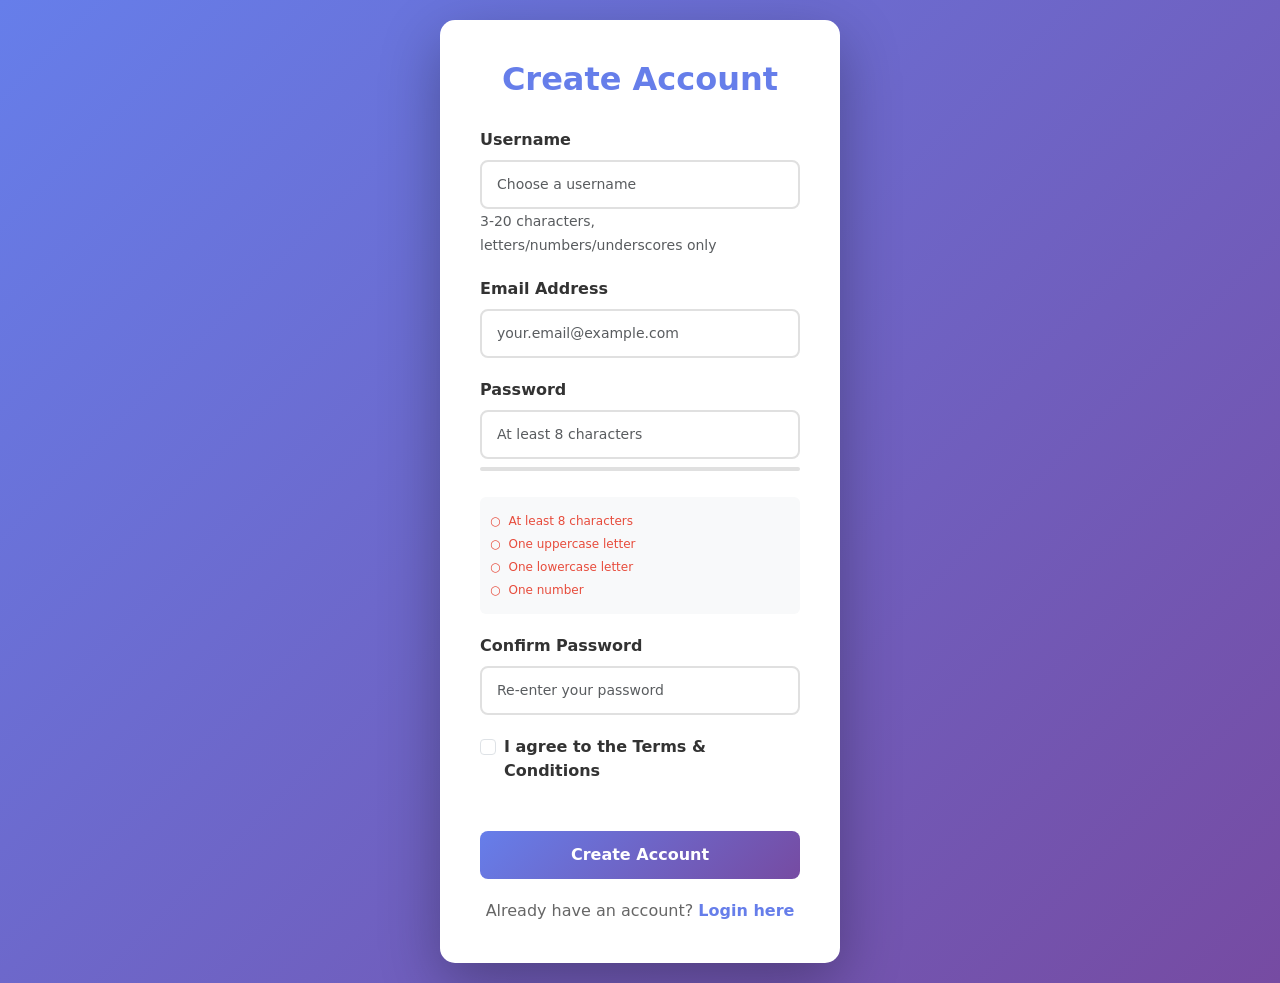
<file: register.html>
<!DOCTYPE html>
<html lang="en">
<head>
    <meta charset="UTF-8">
    <meta name="viewport" content="width=device-width, initial-scale=1.0">
    <title>Register - Personal Expense Tracker</title>
    <link href="https://cdnjs.cloudflare.com/ajax/libs/bootstrap/5.3.2/css/bootstrap.min.css" rel="stylesheet">
    <link href="css/style.css" rel="stylesheet">
    <style>
        .auth-container {
            min-height: 100vh;
            display: flex;
            align-items: center;
            justify-content: center;
            background: linear-gradient(135deg, #667eea 0%, #764ba2 100%);
            padding: 20px;
        }

        .auth-card {
            background: white;
            border-radius: 15px;
            box-shadow: 0 20px 60px rgba(0, 0, 0, 0.3);
            padding: 40px;
            max-width: 400px;
            width: 100%;
        }

        .auth-card h2 {
            color: #667eea;
            margin-bottom: 30px;
            text-align: center;
            font-weight: 700;
        }

        .form-group {
            margin-bottom: 20px;
        }

        .form-group label {
            color: #333;
            font-weight: 600;
            margin-bottom: 8px;
        }

        .form-control {
            border: 2px solid #e0e0e0;
            border-radius: 8px;
            padding: 12px 15px;
            font-size: 14px;
            transition: all 0.3s;
        }

        .form-control:focus {
            border-color: #667eea;
            box-shadow: 0 0 0 0.2rem rgba(102, 126, 234, 0.25);
            outline: none;
        }

        .password-strength {
            margin-top: 8px;
            font-size: 12px;
            height: 20px;
        }

        .strength-bar {
            height: 4px;
            background: #e0e0e0;
            border-radius: 2px;
            margin-top: 5px;
            overflow: hidden;
        }

        .strength-indicator {
            height: 100%;
            width: 0%;
            border-radius: 2px;
            transition: width 0.3s, background-color 0.3s;
        }

        .strength-indicator.weak {
            width: 33%;
            background-color: #e74c3c;
        }

        .strength-indicator.medium {
            width: 66%;
            background-color: #f39c12;
        }

        .strength-indicator.strong {
            width: 100%;
            background-color: #27ae60;
        }

        .btn-register {
            background: linear-gradient(135deg, #667eea 0%, #764ba2 100%);
            border: none;
            color: white;
            font-weight: 600;
            padding: 12px;
            border-radius: 8px;
            width: 100%;
            margin-top: 20px;
            transition: transform 0.2s;
        }

        .btn-register:hover {
            transform: translateY(-2px);
            color: white;
        }

        .btn-register:disabled {
            opacity: 0.6;
            cursor: not-allowed;
        }

        .auth-link {
            text-align: center;
            margin-top: 20px;
            color: #666;
        }

        .auth-link a {
            color: #667eea;
            text-decoration: none;
            font-weight: 600;
        }

        .auth-link a:hover {
            text-decoration: underline;
        }

        .alert {
            border-radius: 8px;
            border: none;
            margin-bottom: 20px;
        }

        .spinner {
            display: none;
            width: 16px;
            height: 16px;
            border: 2px solid rgba(255, 255, 255, 0.3);
            border-radius: 50%;
            border-top-color: white;
            animation: spin 0.6s linear infinite;
            margin-right: 8px;
        }

        @keyframes spin {
            to { transform: rotate(360deg); }
        }

        .requirements {
            font-size: 12px;
            color: #666;
            margin-top: 10px;
            background: #f8f9fa;
            padding: 10px;
            border-radius: 6px;
        }

        .requirement-item {
            margin: 5px 0;
            display: flex;
            align-items: center;
        }

        .requirement-icon {
            margin-right: 8px;
            font-weight: bold;
        }

        .requirement-item.met {
            color: #27ae60;
        }

        .requirement-item.unmet {
            color: #e74c3c;
        }
    </style>
</head>
<body>
    <div class="auth-container">
        <div class="auth-card">
            <h2>Create Account</h2>

            <div id="successMessage" class="alert alert-success d-none" role="alert"></div>
            <div id="errorMessage" class="alert alert-danger d-none" role="alert"></div>

            <form id="registerForm" novalidate>
                <div class="form-group">
                    <label for="username">Username</label>
                    <input type="text" class="form-control" id="username" name="username" 
                           placeholder="Choose a username" required
                           minlength="3" maxlength="20">
                    <small class="text-muted">3-20 characters, letters/numbers/underscores only</small>
                </div>

                <div class="form-group">
                    <label for="email">Email Address</label>
                    <input type="email" class="form-control" id="email" name="email" 
                           placeholder="your.email@example.com" required>
                </div>

                <div class="form-group">
                    <label for="password">Password</label>
                    <input type="password" class="form-control" id="password" name="password" 
                           placeholder="At least 8 characters" required minlength="8">
                    <div class="password-strength">
                        <div class="strength-bar">
                            <div class="strength-indicator" id="strengthIndicator"></div>
                        </div>
                        <span id="strengthText" class="text-muted"></span>
                    </div>
                    <div class="requirements">
                        <div class="requirement-item unmet" id="req-length">
                            <span class="requirement-icon">○</span> At least 8 characters
                        </div>
                        <div class="requirement-item unmet" id="req-uppercase">
                            <span class="requirement-icon">○</span> One uppercase letter
                        </div>
                        <div class="requirement-item unmet" id="req-lowercase">
                            <span class="requirement-icon">○</span> One lowercase letter
                        </div>
                        <div class="requirement-item unmet" id="req-number">
                            <span class="requirement-icon">○</span> One number
                        </div>
                    </div>
                </div>

                <div class="form-group">
                    <label for="confirmPassword">Confirm Password</label>
                    <input type="password" class="form-control" id="confirmPassword" name="confirmPassword" 
                           placeholder="Re-enter your password" required minlength="8">
                    <small id="passwordMatch" class="text-muted"></small>
                </div>

                <div class="form-group">
                    <div class="form-check">
                        <input type="checkbox" class="form-check-input" id="terms" name="terms" required>
                        <label class="form-check-label" for="terms">
                            I agree to the Terms & Conditions
                        </label>
                    </div>
                </div>

                <button type="submit" class="btn btn-register" id="registerBtn">
                    <span class="spinner" id="spinner"></span>
                    Create Account
                </button>
            </form>

            <div class="auth-link">
                Already have an account? <a href="login.html">Login here</a>
            </div>
        </div>
    </div>

    <script src="https://cdnjs.cloudflare.com/ajax/libs/bootstrap/5.3.2/js/bootstrap.bundle.min.js"></script>
    <script src="js/auth.js"></script>
    <script>
        // Password strength checker
        const passwordInput = document.getElementById('password');
        const confirmPasswordInput = document.getElementById('confirmPassword');
        const strengthIndicator = document.getElementById('strengthIndicator');
        const strengthText = document.getElementById('strengthText');

        const requirements = {
            'req-length': (pwd) => pwd.length >= 8,
            'req-uppercase': (pwd) => /[A-Z]/.test(pwd),
            'req-lowercase': (pwd) => /[a-z]/.test(pwd),
            'req-number': (pwd) => /\d/.test(pwd)
        };

        function updatePasswordStrength() {
            const password = passwordInput.value;
            let strength = 0;
            let metRequirements = 0;

            // Check requirements
            Object.entries(requirements).forEach(([id, check]) => {
                const element = document.getElementById(id);
                if (check(password)) {
                    element.classList.remove('unmet');
                    element.classList.add('met');
                    element.querySelector('.requirement-icon').textContent = '✓';
                    metRequirements++;
                } else {
                    element.classList.add('unmet');
                    element.classList.remove('met');
                    element.querySelector('.requirement-icon').textContent = '○';
                }
            });

            // Calculate strength
            strength = (metRequirements / 4) * 100;

            // Update indicator
            strengthIndicator.className = 'strength-indicator';
            if (strength <= 33) {
                strengthIndicator.classList.add('weak');
                strengthText.textContent = 'Weak';
                strengthText.style.color = '#e74c3c';
            } else if (strength <= 66) {
                strengthIndicator.classList.add('medium');
                strengthText.textContent = 'Medium';
                strengthText.style.color = '#f39c12';
            } else {
                strengthIndicator.classList.add('strong');
                strengthText.textContent = 'Strong';
                strengthText.style.color = '#27ae60';
            }

            // Update password match
            checkPasswordMatch();
        }

        function checkPasswordMatch() {
            const password = passwordInput.value;
            const confirmPassword = confirmPasswordInput.value;
            const matchText = document.getElementById('passwordMatch');

            if (confirmPassword) {
                if (password === confirmPassword) {
                    matchText.textContent = '✓ Passwords match';
                    matchText.style.color = '#27ae60';
                } else {
                    matchText.textContent = '✗ Passwords do not match';
                    matchText.style.color = '#e74c3c';
                }
            } else {
                matchText.textContent = '';
            }
        }

        passwordInput.addEventListener('input', updatePasswordStrength);
        confirmPasswordInput.addEventListener('input', checkPasswordMatch);

        // Form submission
        document.getElementById('registerForm').addEventListener('submit', async (e) => {
            e.preventDefault();

            const username = document.getElementById('username').value.trim();
            const email = document.getElementById('email').value.trim();
            const password = document.getElementById('password').value;
            const confirmPassword = document.getElementById('confirmPassword').value;
            const terms = document.getElementById('terms').checked;

            // Clear messages
            document.getElementById('errorMessage').classList.add('d-none');
            document.getElementById('successMessage').classList.add('d-none');

            // Validation
            if (!username || !email || !password || !confirmPassword) {
                showError('Please fill in all fields');
                return;
            }

            if (password !== confirmPassword) {
                showError('Passwords do not match');
                return;
            }

            if (!terms) {
                showError('Please agree to the Terms & Conditions');
                return;
            }

            // Check all password requirements
            const allRequirementsMet = Object.values(requirements).every(check => check(password));
            if (!allRequirementsMet) {
                showError('Password does not meet all requirements');
                return;
            }

            await registerUser(username, email, password);
        });

        function showError(message) {
            const errorDiv = document.getElementById('errorMessage');
            errorDiv.textContent = message;
            errorDiv.classList.remove('d-none');
        }

        function showSuccess(message) {
            const successDiv = document.getElementById('successMessage');
            successDiv.textContent = message;
            successDiv.classList.remove('d-none');
        }

        async function registerUser(username, email, password) {
            const registerBtn = document.getElementById('registerBtn');
            const spinner = document.getElementById('spinner');

            registerBtn.disabled = true;
            spinner.style.display = 'inline-block';

            try {
                const response = await fetch('https://expense-tracker-backend-fzm1.onrender.com/api/auth/register', {
                    method: 'POST',
                    headers: {
                        'Content-Type': 'application/json'
                    },
                    body: JSON.stringify({
                        username,
                        email,
                        password,
                        confirmPassword: password
                    })
                });

                const data = await response.json();

                if (data.success) {
                    showSuccess('✓ Account created successfully! Redirecting to login...');
                    
                    // Store token
                    localStorage.setItem('token', data.token);
                    
                    // Redirect to dashboard after 2 seconds
                    setTimeout(() => {
                        window.location.href = 'index.html';
                    }, 2000);
                } else {
                    showError(data.message || 'Registration failed');
                }
            } catch (error) {
                showError('Error: ' + error.message);
            } finally {
                registerBtn.disabled = false;
                spinner.style.display = 'none';
            }
        }
    </script>
</body>
</html>
</file>
<file: css/style.css>
/* Global styles */
body {
    background: #eff3ff;
    color: #212529;
}

.hero-section {
    min-height: 80vh;
    background: linear-gradient(135deg, #4158d0 0%, #7fc7ff 100%);
    position: relative;
    padding-top: 90px;
}

.hero-card {
    border: none;
}

.feature-card {
    border: 1px solid rgba(15,23,42,0.08);
}

.feature-card:hover,
.project-card:hover,
.job-card:hover,
.dashboard-card:hover {
    transform: translateY(-8px);
    transition: transform 0.25s ease;
}

.hero-section h1,
.hero-section p {
    text-shadow: 0 10px 30px rgba(0,0,0,0.12);
}

.section {
    border-radius: 28px;
}

.cta-section {
    border-radius: 28px;
    box-shadow: 0 15px 45px rgba(15,23,42,0.08);
    margin-top: -20px;
}

.footer {
    border-top: 1px solid rgba(255,255,255,0.15);
}

.btn-primary {
    background: #4158d0;
    border: none;
}

.btn-primary:hover {
    background: #2d3bb1;
}

.navbar-brand,
.nav-link {
    font-family: 'Segoe UI', Tahoma, Geneva, Verdana, sans-serif;
}

.navbar-dark .navbar-nav .nav-link {
    color: #e7eafb;
}

.navbar-dark .navbar-nav .nav-link:hover,
.navbar-dark .navbar-nav .nav-link.active {
    color: #ffffff;
}

.custom-input {
    border-radius: 18px;
}

.table-responsive {
    border-radius: 20px;
    overflow: hidden;
}

.table thead {
    background: #eff3ff;
}

.table tbody tr:hover {
    background: #f5f8ff;
}

.dashboard-sidebar {
    min-height: 100vh;
    border-radius: 24px;
}

.dashboard-card {
    border: 1px solid rgba(15,23,42,0.08);
    border-radius: 24px;
}

.chart-placeholder {
    min-height: 260px;
    border-radius: 22px;
    background: linear-gradient(180deg, rgba(66,153,225,0.12), transparent 70%);
    display: flex;
    align-items: center;
    justify-content: center;
    color: #2a4365;
    font-weight: 600;
}

@media (max-width: 767px) {
    .hero-section {
        min-height: auto;
        padding-top: 120px;
    }
}
</file>
